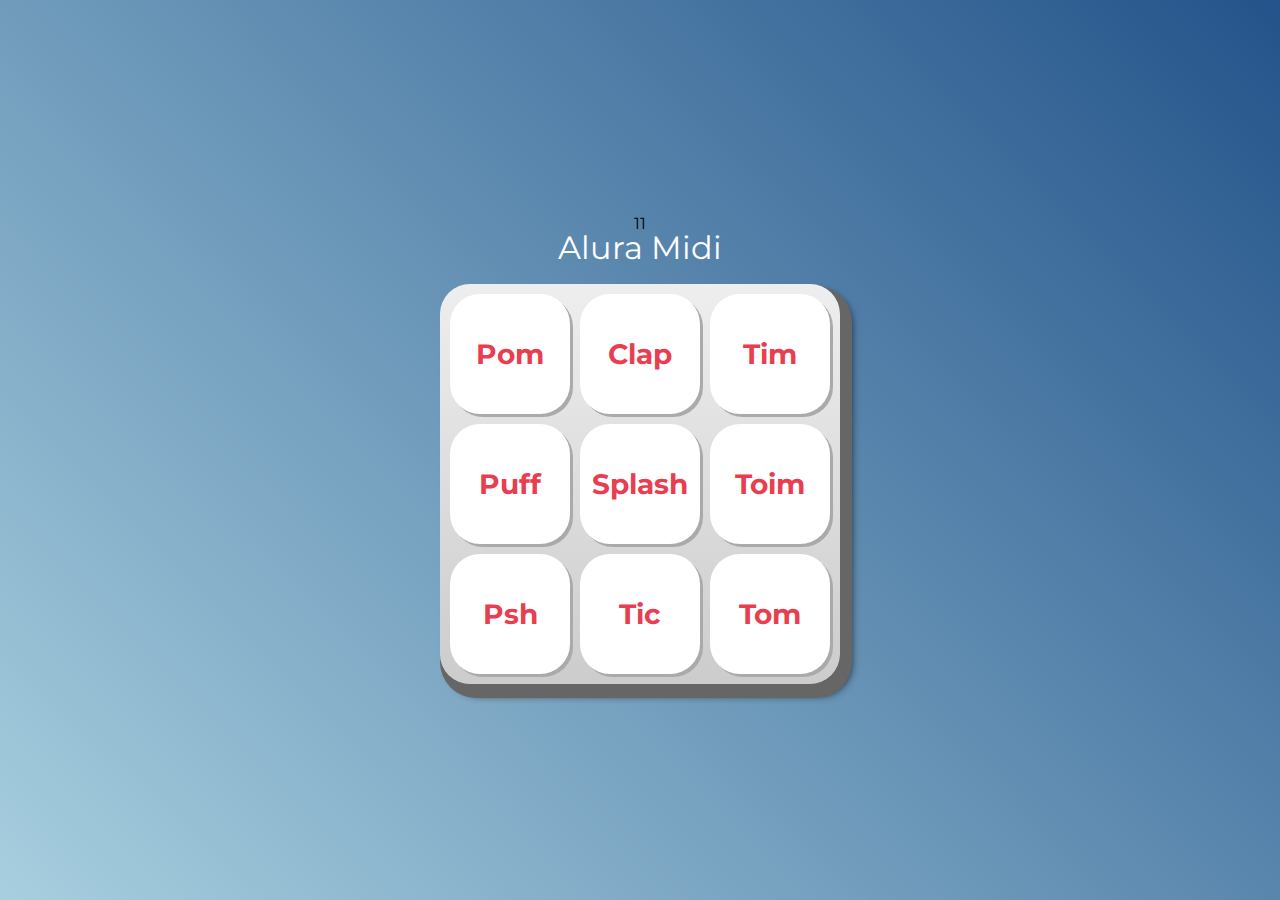
<file: index.html>
11<!DOCTYPE html>
<html lang="pt-BR">
<head>
    <meta charset="UTF-8">
    <meta http-equiv="X-UA-Compatible" content="IE=edge">
    <meta name="viewport" content="width=device-width, initial-scale=1.0">

    <title>Alura MIDI</title>

    <link rel="preconnect" href="https://fonts.googleapis.com">
    <link rel="preconnect" href="https://fonts.gstatic.com" crossorigin>
    <link href="https://fonts.googleapis.com/css2?family=Montserrat:wght@500;600&display=swap" rel="stylesheet">

    <link rel="icon" type="image/png" href="images/bateria.png">
    <link rel="stylesheet" href="css/reset.css">
    <link rel="stylesheet" href="css/estilos.css">

</head>
<body>

    <h1>Alura Midi</h1>

    <section class="teclado">
        <button class="tecla tecla_pom">Pom</button>
        <button class="tecla tecla_clap">Clap</button>
        <button class="tecla tecla_tim">Tim</button>

        <button class="tecla tecla_puff">Puff</button>
        <button class="tecla tecla_splash">Splash</button>
        <button class="tecla tecla_toim">Toim</button>

        <button class="tecla tecla_psh">Psh</button>
        <button class="tecla tecla_tic">Tic</button>
        <button class="tecla tecla_tom">Tom</button>
    </section>

    <audio src="sounds/keyq.wav" id="som_tecla_pom"></audio>
    <audio src="sounds/keyw.wav" id="som_tecla_clap"></audio>
    <audio src="sounds/keye.wav" id="som_tecla_tim"></audio>
    <audio src="sounds/keya.wav" id="som_tecla_puff"></audio>
    <audio src="sounds/keys.wav" id="som_tecla_splash"></audio>
    <audio src="sounds/keyd.wav" id="som_tecla_toim"></audio>
    <audio src="sounds/keyz.wav" id="som_tecla_psh"></audio>
    <audio src="sounds/keyx.wav" id="som_tecla_tic"></audio>
    <audio src="sounds/keyc.wav" id="som_tecla_tom"></audio>

    <script src="main.js"></script>

</body>
</html>
</file>
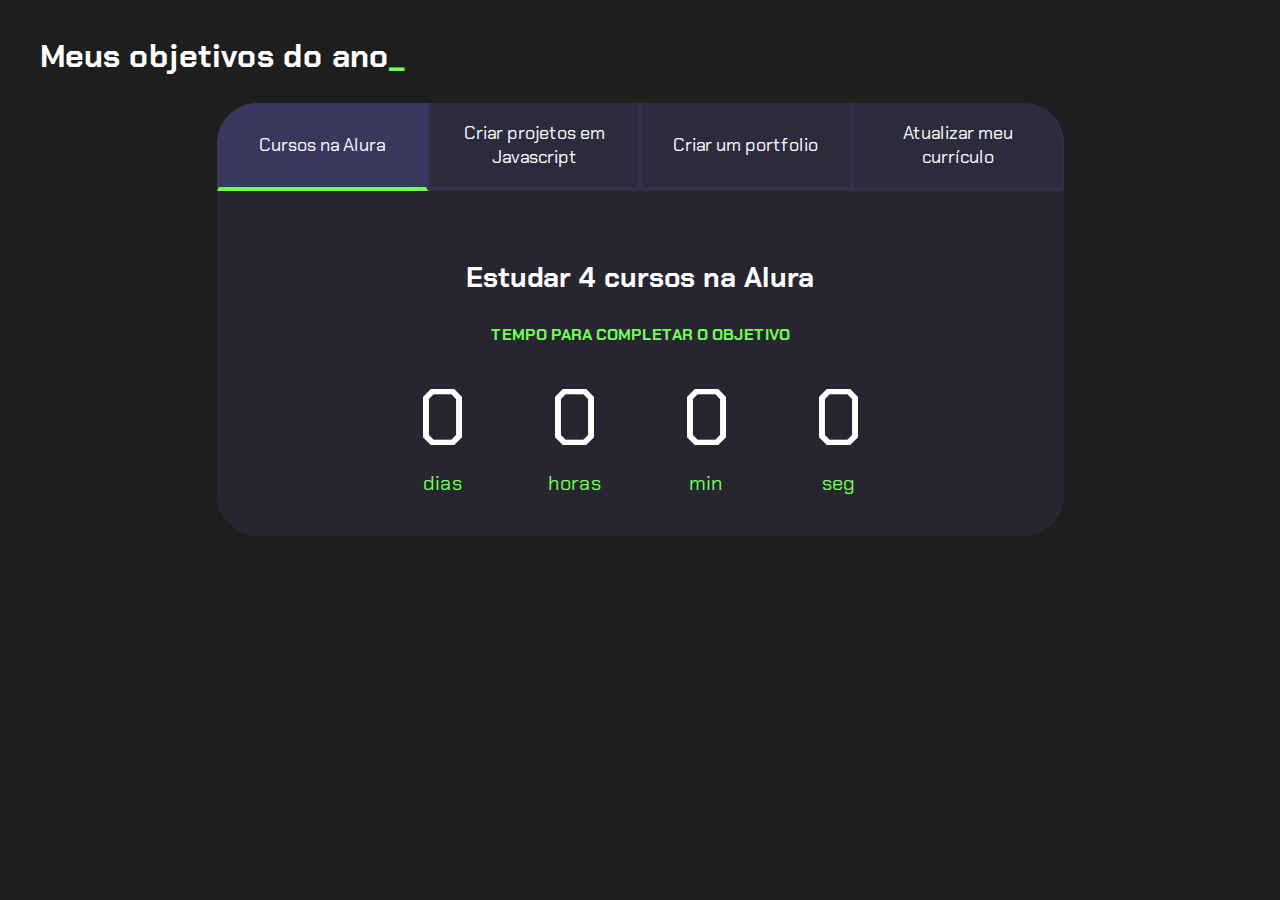
<file: wilson da laud/index.html>
<!DOCTYPE html>
<html lang="pt-br">
<head>
    <meta charset="UTF-8">
    <meta name="viewport" content="width=device-width, initial-scale=1.0">
    <title>Meus objetivos do ano</title>
    <link rel="stylesheet" href="style.css">
</head>
<body>
    <section class="conteudo-principal">
        <h2 class="titulo-principal">Meus objetivos do ano<span>_</span></h2>

<div class="conteudo">

        <div class="botoes">
            <button class="botao ativo">Cursos na Alura</button>
            <button class="botao">Criar projetos em Javascript</button>
            <button class="botao">Criar um portfolio</button>
            <button class="botao">Atualizar meu currículo</button>

        </div>
        <div class="abas-textos">
            <div class="aba-conteudo ativo">
                <h3 class="aba-conteudo-titulo-principal">Estudar 4 cursos na Alura</h3>
                <h4 class="aba-conteudo-titulo-secundario">Tempo para completar o objetivo</h4>
                <div class="contador">
                    <div class="contador-digito">
                        <p class="contador-digito-numero" id="dias0"></p>
                        <p class="contador-digito-texto">dias</p>
                    </div>
                    <div class="contador-digito">
                        <p class="contador-digito-numero" id="horas0"></p>
                        <p class="contador-digito-texto">horas</p>
                    </div>
                    <div class="contador-digito">
                        <p class="contador-digito-numero" id="min0"></p>
                        <p class="contador-digito-texto">min</p>
                    </div>
                    <div class="contador-digito">
                        <p class="contador-digito-numero" id="seg0"></p>
                        <p class="contador-digito-texto">seg</p>
                    </div>
                </div>
            </div>

            <div class="aba-conteudo">
                 <h3 class="aba-conteudo-titulo-principal">Criar 5 projetos em Javascript</h3>
                 <h4 class="aba-conteudo-titulo-secundario">Tempo para completar o objetivo</h4>
                 <div class="contador">
                    <div class="contador-digito">
                        <p class="contador-digito-numero" id="dias1"></p>
                        <p class="contador-digito-texto">dias</p>
                    </div>
                    <div class="contador-digito">
                        <p class="contador-digito-numero" id="horas1"></p>
                        <p class="contador-digito-texto">horas</p>
                    </div>
                    <div class="contador-digito">
                        <p class="contador-digito-numero" id="min1"></p>
                        <p class="contador-digito-texto">min</p>
                    </div>
                    <div class="contador-digito">
                        <p class="contador-digito-numero" id="seg1"></p>
                        <p class="contador-digito-texto">seg</p>
                    </div>
                 </div>
                </div>

            <div class="aba-conteudo">
                <h3 class="aba-conteudo-titulo-principal">Criar um portifolio com os meus 3 melhores projetos</h3>
                <h4 class="aba-conteudo-titulo-secundario">Tempo para completar o objetivo</h4>
                <div class="contador">
                    <div class="contador-digito">
                        <p class="contador-digito-numero" id="dias2"></p>
                        <p class="contador-digito-texto">dias</p>
                    </div>
                    <div class="contador-digito">
                        <p class="contador-digito-numero" id="horas2"></p>
                        <p class="contador-digito-texto">horas</p>
                    </div>
                    <div class="contador-digito">
                        <p class="contador-digito-numero" id="min2"></p>
                        <p class="contador-digito-texto">min</p>
                    </div>
                    <div class="contador-digito">
                        <p class="contador-digito-numero" id="seg2"></p>
                        <p class="contador-digito-texto">seg</p>
                    </div>
                </div>
            </div>

             <div class="aba-conteudo">
                 <h3 class="aba-conteudo-titulo-principal">Atualizar meu curriculo com os certificados da Alura</h3>
                 <h4 class="aba-conteudo-titulo-secundario">Tempo para completar o objetivo</h4>
                 <div class="contador">
                    <div class="contador-digito">
                        <p class="contador-digito-numero" id="dias3"></p>
                        <p class="contador-digito-texto">dias</p>
                    </div>
                    <div class="contador-digito">
                        <p class="contador-digito-numero" id="horas3"></p>
                        <p class="contador-digito-texto">horas</p>
                    </div>
                    <div class="contador-digito">
                        <p class="contador-digito-numero" id="min3"></p>
                        <p class="contador-digito-texto">min</p>
                    </div>
                    <div class="contador-digito">
                        <p class="contador-digito-numero" id="seg3"></p>
                        <p class="contador-digito-texto">seg</p>
                    </div>
                 </div>

            </div>
        </div>
    </div>
    </section>
    <script src="main.js"></script>
</body>
</html>
</file>
<file: css/estilos.css>
:root {
  --cinza: #aaa;
  --vermelha: #e93d50;
  --vermelha-escura: #af303f;
  --branca: #fff;
  --luz: rgb(229, 255, 0);
}

body {
  align-items: center;
  background: linear-gradient(45deg, #a7cfdf 0%,#23538a 100%);
  display: flex;
  justify-content: center;
  flex-direction: column;
  font-family: 'Montserrat', sans-serif;
  min-height: 100vh;
}

h1 {
  color: var(--branca);
  margin-bottom: 20px;
  font-size: 2rem;
}

.teclado {
  background: linear-gradient(to bottom, #eeeeee 0%,#cccccc 100%);
  box-shadow: 6px 8px 0 6px #666, 10px 10px 10px #000;
  border-radius: 30px;
  display: grid;
  gap: 10px;
  grid-template-columns: repeat(3, 1fr);
  padding: 10px;
}

.tecla {
  background-color: var(--branca);
  border-radius: 30px;
  box-shadow: 3px 3px 0 var(--cinza);
  color: var(--vermelha);
  cursor: pointer;
  height: 120px;
  font-size: 1.75em;
  font-weight: bold;
  line-height: 120px;
  text-align: center;
  width: 120px;
}

.tecla.ativa,
.tecla:active {
  background-color: var(--vermelha);
  border: 4px solid  var(--vermelha);
  box-shadow: 3px 3px 0 var(--vermelha-escura) inset;
  color: var(--branca);
  outline: none;
}

.tecla.focus,
.tecla:focus {
  outline: none;
  box-shadow: 1px 1px 10px var(--luz);
}

.tecla.ativa:focus,
.tecla:active:focus {
  box-shadow: 3px 3px 0 var(--vermelha-escura) inset, 1px 1px 10px var(--luz);
}
</file>
<file: wilson da laud/style.css>
@import url('https://fonts.googleapis.com/css2?family=Chakra+Petch:wght@400;700&display=swap');

:root{
    --cor-de-fundo:#1E1E1E;
    --verde:#6FFF57;
    --branco:#FFFFFF;
    --botao-ativo:#3A375E;
    --botao-inativo:rgba(58, 55, 94, 0.5);
    --texto-fundo:rgba(58, 55, 94, 0.3);
}
body{
    background-color: var(--cor-de-fundo);
    color: var(--branco);
    font-family: "Chakra Petch", sans-serif;
}

.conteudo-principal{
    display: flex;
    flex-direction: column;
    justify-content: center;
    align-items: center;
    max-width: 1200px;
    width: 100%;
    margin: 0 auto;
    
} 
.titulo-principal{
    text-align: left;
    width: 100%;
    font-size: 32px;
}
.titulo-principal span{
    color: var(--verde);
}
.botao{
    font-family: "Chakra Petch", sans-serif;
    background-color: var(--botao-inativo);
    color: var(--branco);
    display: flex;
    justify-content: center;
    padding: 1em;
    font-size: 18px;
    align-items: center;
    width: 100%;
    border-bottom: 4px solid var(--botao-inativo);
    border-left: 2px solid var(--botao-inativo);
    border-right: 2px solid var(--botao-inativo);
    border-top: none;
}

.botao:first-child{
    border-radius: 40px 40px 0 0;
}

.botoes{
    display: block;
}

.botao.ativo{
    background-color: var(--botao-ativo);
    border-bottom: 4px solid var(--verde);
}

.abas-textos{
    background-color: var(--texto-fundo);
    padding: 40px;
    border-radius: 0 0 40px 40px ;
}

.aba-conteudo.ativo{
    display: block;
}

.aba-conteudo{
    display: none;
}

.aba-conteudo-titulo-principal{
    font-size: 28px;
    text-align: center;
}

.aba-conteudo-titulo-secundario{
    text-align: center;
    color: var(--verde);
    text-transform: uppercase;
}

.contador{
    display: flex;
    justify-content: center;
    flex-wrap: wrap;
}

.contador-digito{
    padding: 0 16px;
    text-align: center;
    min-width: 100px;
}

.contador-digito-numero{
    font-size: 80px;
    margin: 0;
}
 
.contador-digito-texto{
    color: var(--verde);
    font-size: 20px;
    margin: 0;
}

@media screen and (min-width: 768px){
    .botoes{
        display: flex;
    }
    .botao:first-child{
        border-radius: 40px 0 0 0;
    }
    .botao:last-child{
        border-radius: 0 40px 0 0;
    }
}
</file>
